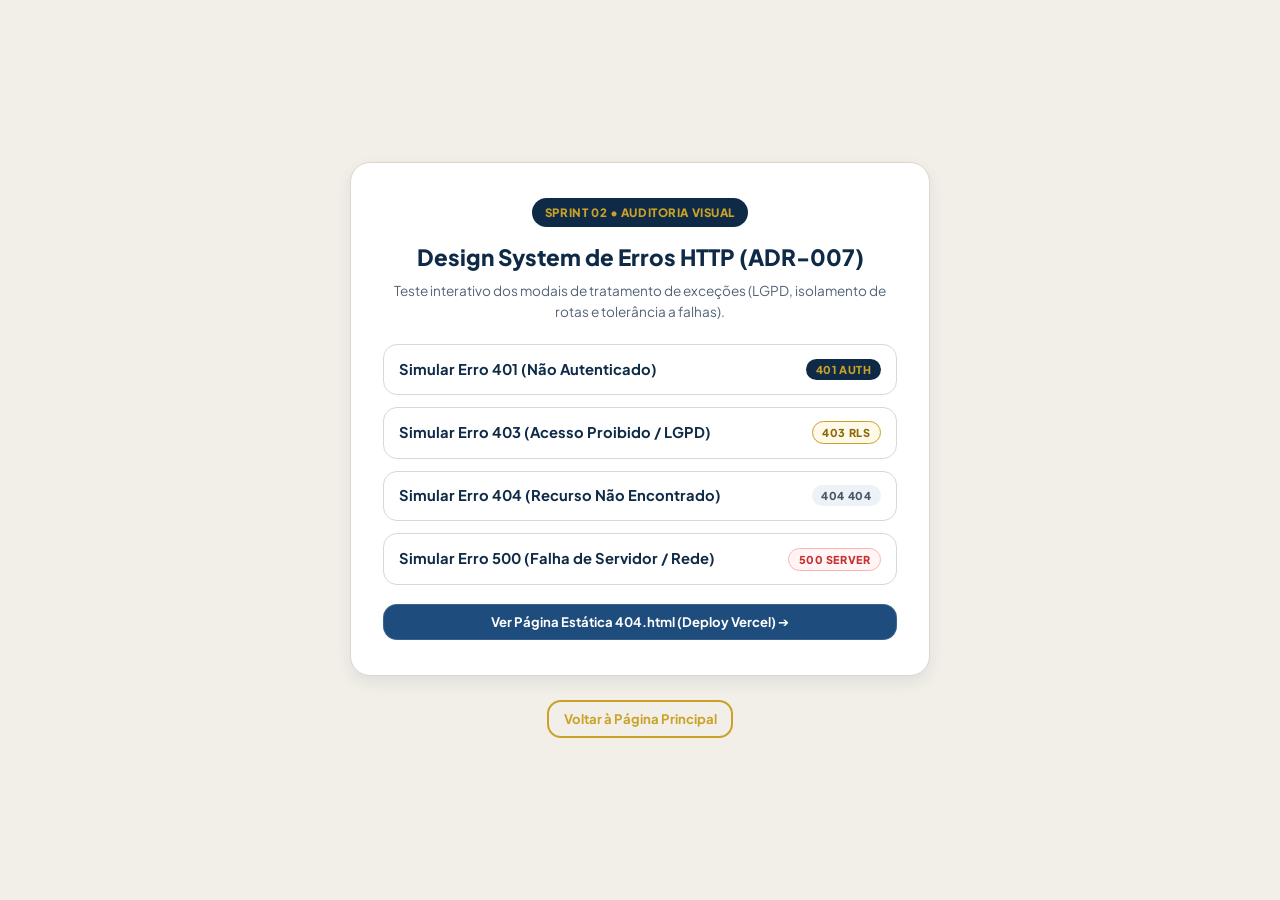
<file: test-errors.html>
<!DOCTYPE html>
<html lang="pt-BR">
<head>
  <meta charset="UTF-8">
  <meta name="viewport" content="width=device-width, initial-scale=1.0">
  <title>Auditoria de Estados de Erro HTTP • Apadrinhamento UFAPE</title>
  <link rel="preconnect" href="https://fonts.googleapis.com">
  <link rel="preconnect" href="https://fonts.gstatic.com" crossorigin>
  <link href="https://fonts.googleapis.com/css2?family=Plus+Jakarta+Sans:wght@400;500;600;700;800&display=swap" rel="stylesheet">
  <link rel="stylesheet" href="css/styles.css">
  <style>
    .test-wrapper {
      padding: 1.25rem 0.75rem;
      background: var(--swan-offwhite);
      min-height: 100vh;
      display: flex;
      flex-direction: column;
      align-items: center;
      justify-content: center;
    }
    .test-box {
      background: var(--pure-white);
      border-radius: var(--radius-lg);
      padding: 1.4rem 1rem;
      border: 1px solid var(--border-subtle);
      box-shadow: var(--shadow-md);
      text-align: center;
      margin-bottom: 1.5rem;
      width: 100%;
      max-width: 580px;
      box-sizing: border-box;
    }
    .test-action-list {
      display: flex;
      flex-direction: column;
      gap: 0.75rem;
      width: 100%;
    }
    .test-action-card {
      display: flex;
      align-items: center;
      justify-content: space-between;
      gap: 0.65rem;
      padding: 0.85rem 0.95rem;
      border: 1.5px solid var(--border-subtle);
      border-radius: var(--radius-md);
      background: var(--pure-white);
      text-align: left;
      cursor: pointer;
      transition: all var(--transition-fast);
      width: 100%;
      box-sizing: border-box;
    }
    .test-action-card:hover {
      border-color: var(--warm-gold);
      transform: translateY(-2px);
      box-shadow: var(--shadow-sm);
    }
    .test-action-title {
      font-size: 0.84rem;
      font-weight: 700;
      color: var(--royal-navy);
      line-height: 1.35;
      flex: 1;
      min-width: 0;
    }
    .test-action-card .error-status-badge {
      flex-shrink: 0;
      font-size: 0.68rem;
      padding: 0.25rem 0.6rem;
    }
    @media (min-width: 640px) {
      .test-wrapper {
        padding: 2.5rem 1rem;
      }
      .test-box {
        padding: 2.2rem 2rem;
      }
      .test-action-title {
        font-size: 0.92rem;
      }
    }
  </style>
</head>
<body class="test-wrapper">
  <div class="test-box">
    <span style="background: var(--royal-navy); color: var(--warm-gold); font-size: 0.72rem; font-weight: 800; padding: 0.35rem 0.8rem; border-radius: var(--radius-full); text-transform: uppercase; letter-spacing: 0.05em; display: inline-block;">
      Sprint 02 • Auditoria Visual
    </span>
    <h1 style="font-size: 1.4rem; color: var(--royal-navy); font-weight: 800; margin: 0.9rem 0 0.4rem 0;">
      Design System de Erros HTTP (ADR-007)
    </h1>
    <p style="font-size: 0.85rem; color: var(--text-muted); line-height: 1.5; margin-bottom: 1.4rem;">
      Teste interativo dos modais de tratamento de exceções (LGPD, isolamento de rotas e tolerância a falhas).
    </p>

    <div class="test-action-list">
      <button id="btn-test-401" class="test-action-card">
        <span class="test-action-title">Simular Erro 401 (Não Autenticado)</span>
        <span class="error-status-badge badge-navy">401 Auth</span>
      </button>

      <button id="btn-test-403" class="test-action-card">
        <span class="test-action-title">Simular Erro 403 (Acesso Proibido / LGPD)</span>
        <span class="error-status-badge badge-gold">403 RLS</span>
      </button>

      <button id="btn-test-404" class="test-action-card">
        <span class="test-action-title">Simular Erro 404 (Recurso Não Encontrado)</span>
        <span class="error-status-badge badge-slate">404 404</span>
      </button>

      <button id="btn-test-500" class="test-action-card">
        <span class="test-action-title">Simular Erro 500 (Falha de Servidor / Rede)</span>
        <span class="error-status-badge badge-coral">500 Server</span>
      </button>

      <a href="404.html" class="btn btn-secondary btn-sm" style="justify-content: center; margin-top: 0.4rem; width: 100%;">
        Ver Página Estática 404.html (Deploy Vercel) ➔
      </a>
    </div>
  </div>

  <div style="text-align: center;">
    <a href="index.html" class="btn btn-outline btn-sm">
      Voltar à Página Principal
    </a>
  </div>

  <script type="module">
    import { httpErrorHandler } from './js/error-handler.js';

    document.getElementById('btn-test-401').addEventListener('click', () => {
      httpErrorHandler.show(401);
    });

    document.getElementById('btn-test-403').addEventListener('click', () => {
      httpErrorHandler.show(403);
    });

    document.getElementById('btn-test-404').addEventListener('click', () => {
      httpErrorHandler.show(404);
    });

    document.getElementById('btn-test-500').addEventListener('click', () => {
      httpErrorHandler.show(500, {
        preserveData: true,
        onRetry: () => {
          alert('Callback de repetição (Retry) disparado com sucesso!');
          httpErrorHandler.hide();
        }
      });
    });
  </script>
</body>
</html>
</file>
<file: css/styles.css>
/* ==========================================================================
   PROGRAMA DE APADRINHAMENTO UNIVERSITÁRIO - ADM UFAPE
   Design System Mobile-First & Responsivo
   ========================================================================== */

:root {
  /* Paleta Oficial */
  --royal-navy: #0E2A47;
  --royal-navy-rgb: 14, 42, 71;
  --royal-navy-dark: #07192c;

  --sapphire-blue: #1E4C7C;
  --sapphire-blue-rgb: 30, 76, 124;
  --sapphire-blue-light: #2864a2;

  --warm-gold: #C9A227;
  --warm-gold-rgb: 201, 162, 39;
  --warm-gold-hover: #b38f1e;
  --warm-gold-light: #fef9e8;

  --swan-offwhite: #F2EFE8;
  --shellstone: #D9CBC2;
  --pure-white: #FFFFFF;

  /* Neutros e Tipografia */
  --text-main: #14202e;
  --text-muted: #536477;
  --text-light: #8899a6;
  --border-subtle: #ded6cc;

  /* Sombras e Elevações */
  --shadow-sm: 0 2px 4px rgba(14, 42, 71, 0.05);
  --shadow-md: 0 6px 16px rgba(14, 42, 71, 0.08);
  --shadow-lg: 0 14px 32px rgba(14, 42, 71, 0.12);
  --shadow-gold: 0 6px 20px rgba(201, 162, 39, 0.28);

  /* Dimensões e Raios */
  --radius-sm: 8px;
  --radius-md: 14px;
  --radius-lg: 20px;
  --radius-full: 9999px;
  --container-max: 1200px;
  --transition-fast: 0.2s cubic-bezier(0.4, 0, 0.2, 1);
  --transition-base: 0.3s cubic-bezier(0.4, 0, 0.2, 1);
}

/* Reset Global */
*, *::before, *::after {
  box-sizing: border-box;
  margin: 0;
  padding: 0;
}

html {
  scroll-behavior: smooth;
  font-family: 'Plus Jakarta Sans', system-ui, -apple-system, sans-serif;
  color: var(--text-main);
  background-color: var(--swan-offwhite);
  line-height: 1.5;
  -webkit-text-size-adjust: 100%;
}

body {
  min-height: 100vh;
  display: flex;
  flex-direction: column;
  overflow-x: hidden;
  width: 100%;
}

a {
  color: inherit;
  text-decoration: none;
}

button {
  font-family: inherit;
  cursor: pointer;
  border: none;
  background: none;
}

svg {
  display: inline-block;
  vertical-align: middle;
  flex-shrink: 0;
}

/* Utilitários de Layout Mobile-First */
.container {
  width: 100%;
  max-width: var(--container-max);
  margin: 0 auto;
  padding: 0 1rem;
}

.text-gold {
  color: var(--warm-gold);
}

.bg-swan {
  background-color: var(--swan-offwhite);
}

.bg-white {
  background-color: var(--pure-white);
}

/* ==========================================================================
   AVATARES EM MONOGRAMA (SUBSTITUIÇÃO DE FOTOS)
   ========================================================================== */
.monogram-avatar {
  display: flex;
  align-items: center;
  justify-content: center;
  background: linear-gradient(135deg, var(--royal-navy) 0%, var(--sapphire-blue) 100%);
  color: #FFFFFF;
  font-weight: 800;
  letter-spacing: -0.02em;
  border-radius: 50% !important;
  aspect-ratio: 1 / 1 !important;
  flex-shrink: 0 !important;
  border: 3px solid var(--warm-gold);
  box-shadow: 0 4px 14px rgba(14, 42, 71, 0.16);
  user-select: none;
}

.avatar-champion {
  width: 130px;
  height: 130px;
  min-width: 130px;
  min-height: 130px;
  max-width: 130px;
  max-height: 130px;
  font-size: 2.6rem;
  border-width: 4px;
}

.avatar-card {
  width: 76px;
  height: 76px;
  min-width: 76px;
  min-height: 76px;
  max-width: 76px;
  max-height: 76px;
  font-size: 1.6rem;
  border-width: 3px;
  border-color: #FFFFFF;
}

.avatar-chosen {
  width: 110px;
  height: 110px;
  min-width: 110px;
  min-height: 110px;
  max-width: 110px;
  max-height: 110px;
  font-size: 2.2rem;
  border-width: 3px;
}

.avatar-modal {
  width: 48px;
  height: 48px;
  min-width: 48px;
  min-height: 48px;
  max-width: 48px;
  max-height: 48px;
  font-size: 1.15rem;
  border-width: 2px;
}

.avatar-mini {
  width: 42px;
  height: 42px;
  min-width: 42px;
  min-height: 42px;
  max-width: 42px;
  max-height: 42px;
  font-size: 1rem;
  border-width: 2px;
}

/* ==========================================================================
   NAVBAR & HEADER
   ========================================================================== */
.site-header {
  position: sticky;
  top: 0;
  z-index: 1000;
  background-color: var(--royal-navy);
  border-bottom: 2px solid rgba(201, 162, 39, 0.3);
  box-shadow: 0 4px 16px rgba(0, 0, 0, 0.25);
}

.navbar {
  display: flex;
  align-items: center;
  justify-content: space-between;
  height: 64px;
}

.brand-container {
  display: flex;
  align-items: center;
  gap: 0.75rem;
}

.brand-logo-img {
  width: 38px;
  height: 38px;
  min-width: 38px;
  min-height: 38px;
  object-fit: contain;
  flex-shrink: 0;
  filter: drop-shadow(0 2px 4px rgba(0, 0, 0, 0.25));
}

.brand-badge {
  display: flex;
  align-items: center;
  justify-content: center;
  width: 38px;
  height: 38px;
  min-width: 38px;
  min-height: 38px;
  aspect-ratio: 1 / 1;
  border-radius: var(--radius-sm);
  background: linear-gradient(135deg, var(--warm-gold) 0%, #a4811a 100%);
  color: var(--royal-navy);
  font-weight: 800;
  font-size: 0.95rem;
  flex-shrink: 0;
}

.brand-info {
  display: flex;
  flex-direction: column;
}

.brand-title {
  font-size: 0.98rem;
  font-weight: 800;
  color: var(--pure-white);
  letter-spacing: -0.01em;
  display: flex;
  align-items: center;
  gap: 0.3rem;
}

.brand-tag {
  color: var(--warm-gold);
  font-size: 0.68rem;
  text-transform: uppercase;
  letter-spacing: 0.06em;
  font-weight: 700;
}

.nav-links {
  display: none;
}

.nav-actions {
  display: flex;
  align-items: center;
}

/* ==========================================================================
   LEMBRETE IMPORTANTE NO INÍCIO DO SITE
   ========================================================================== */
.calouro-reminder-bar {
  background: linear-gradient(90deg, #C9A227 0%, #d8b02f 100%);
  color: #0E2A47;
  padding: 0.85rem 0;
  border-bottom: 2px solid rgba(14, 42, 71, 0.15);
  box-shadow: 0 2px 8px rgba(0, 0, 0, 0.08);
}

.reminder-container {
  display: flex;
  align-items: center;
  justify-content: space-between;
  gap: 0.85rem;
  flex-direction: column;
}

@media (min-width: 768px) {
  .reminder-container {
    flex-direction: row;
  }
}

.reminder-content-group {
  display: flex;
  align-items: center;
  gap: 0.75rem;
  width: 100%;
}

.reminder-icon-badge {
  display: flex;
  align-items: center;
  justify-content: center;
  width: 34px;
  height: 34px;
  min-width: 34px;
  min-height: 34px;
  aspect-ratio: 1 / 1;
  border-radius: 50% !important;
  background: rgba(14, 42, 71, 0.12);
  color: #0E2A47;
  flex-shrink: 0 !important;
}

.reminder-text {
  font-size: 0.86rem;
  line-height: 1.45;
  color: #0E2A47;
}

.reminder-text strong {
  font-weight: 800;
}

.reminder-action-btn {
  display: inline-flex;
  align-items: center;
  justify-content: center;
  padding: 0.5rem 1.1rem;
  background-color: #0E2A47;
  color: #FFFFFF;
  border-radius: var(--radius-full);
  font-weight: 700;
  font-size: 0.82rem;
  white-space: nowrap;
  transition: var(--transition-fast);
  box-shadow: 0 2px 6px rgba(14, 42, 71, 0.25);
  width: 100%;
}

@media (min-width: 768px) {
  .reminder-action-btn {
    width: auto;
  }
}

.reminder-action-btn:hover {
  background-color: #1E4C7C;
  transform: translateY(-1px);
}

/* ==========================================================================
   BUTTONS (PADRONIZAÇÃO RIGOROSA DE CTAS)
   ========================================================================== */
.btn {
  display: inline-flex;
  align-items: center;
  justify-content: center;
  gap: 0.55rem;
  padding: 0.75rem 1.4rem;
  border-radius: var(--radius-md);
  font-weight: 700;
  font-size: 0.92rem;
  transition: var(--transition-base);
  text-align: center;
  cursor: pointer;
  white-space: nowrap;
  box-sizing: border-box;
}

.btn-primary {
  background-color: var(--warm-gold);
  color: var(--royal-navy);
  box-shadow: 0 4px 12px rgba(201, 162, 39, 0.3);
}

.btn-primary:hover {
  background-color: var(--warm-gold-hover);
  transform: translateY(-2px);
  box-shadow: 0 6px 18px rgba(201, 162, 39, 0.4);
}

.btn-secondary {
  background-color: var(--sapphire-blue);
  color: var(--pure-white);
  border: 1px solid rgba(255, 255, 255, 0.12);
}

.btn-secondary:hover {
  background-color: var(--sapphire-blue-light);
  transform: translateY(-2px);
}

.btn-outline {
  border: 2px solid var(--warm-gold);
  color: var(--warm-gold);
  background: transparent;
}

.btn-outline:hover {
  background-color: var(--warm-gold);
  color: var(--royal-navy);
}

.btn-ghost-white {
  border: 1px solid rgba(255, 255, 255, 0.25);
  color: var(--pure-white);
  background: rgba(255, 255, 255, 0.08);
}

.btn-ghost-white:hover {
  background: rgba(255, 255, 255, 0.18);
  border-color: var(--pure-white);
}

.btn-sm {
  padding: 0.45rem 0.9rem;
  font-size: 0.82rem;
}

.btn-lg {
  padding: 0.85rem 1.6rem;
  font-size: 0.98rem;
}

.btn-block-mobile {
  width: 100%;
}

/* ==========================================================================
   HERO SECTION (MOBILE FIRST)
   ========================================================================== */
.hero-section {
  position: relative;
  background: linear-gradient(145deg, var(--royal-navy) 0%, #113357 60%, #184472 100%);
  color: var(--pure-white);
  padding: 3rem 0 3.5rem 0;
  overflow: hidden;
}

.hero-grid {
  display: flex;
  flex-direction: column;
  gap: 2.2rem;
}

.hero-pill {
  display: inline-flex;
  align-items: center;
  gap: 0.45rem;
  padding: 0.35rem 0.85rem;
  border-radius: var(--radius-full);
  background-color: rgba(201, 162, 39, 0.12);
  border: 1px solid rgba(201, 162, 39, 0.35);
  color: var(--warm-gold);
  font-size: 0.78rem;
  font-weight: 700;
  margin-bottom: 1.2rem;
  letter-spacing: 0.03em;
}

.hero-title {
  font-size: 2rem;
  line-height: 1.2;
  font-weight: 800;
  margin-bottom: 1rem;
  letter-spacing: -0.02em;
}

.hero-subtitle {
  font-size: 1rem;
  color: var(--swan-offwhite);
  line-height: 1.55;
  margin-bottom: 1.8rem;
}

.hero-ctas {
  display: flex;
  flex-direction: column;
  gap: 0.85rem;
  margin-bottom: 2rem;
}

.hero-stats {
  display: flex;
  align-items: center;
  justify-content: space-around;
  padding-top: 1.5rem;
  border-top: 1px solid rgba(255, 255, 255, 0.12);
}

.stat-item {
  display: flex;
  flex-direction: column;
  align-items: center;
  text-align: center;
}

.stat-value {
  font-size: 1.6rem;
  font-weight: 800;
  color: var(--warm-gold);
  line-height: 1.1;
}

.stat-label {
  font-size: 0.75rem;
  color: var(--shellstone);
  margin-top: 0.2rem;
}

/* Banner de Padrinho Escolhido no Hero */
.hero-selected-banner {
  display: none;
  background: rgba(201, 162, 39, 0.15);
  border: 1px solid var(--warm-gold);
  border-radius: var(--radius-md);
  padding: 0.9rem 1.2rem;
  margin-bottom: 1.6rem;
  align-items: center;
  justify-content: space-between;
  gap: 0.8rem;
  flex-wrap: wrap;
}

.hero-selected-info {
  display: flex;
  align-items: center;
  gap: 0.75rem;
}

.hero-selected-text {
  font-size: 0.88rem;
  color: var(--pure-white);
  font-weight: 600;
}

.hero-selected-text strong {
  color: var(--warm-gold);
}

/* Card Visual dos Passos */
.hero-visual-card {
  background: rgba(255, 255, 255, 0.05);
  border: 1px solid rgba(255, 255, 255, 0.14);
  border-radius: var(--radius-lg);
  padding: 1.5rem 1.2rem;
  box-shadow: 0 14px 30px rgba(0, 0, 0, 0.2);
}

.visual-badge {
  display: inline-block;
  background: var(--warm-gold);
  color: var(--royal-navy);
  font-weight: 800;
  font-size: 0.72rem;
  padding: 0.25rem 0.65rem;
  border-radius: var(--radius-full);
  text-transform: uppercase;
  letter-spacing: 0.05em;
  margin-bottom: 1rem;
}

.step-card-mini {
  display: flex;
  align-items: flex-start;
  gap: 0.85rem;
  padding: 0.85rem;
  background: rgba(255, 255, 255, 0.06);
  border-radius: var(--radius-md);
  margin-bottom: 0.75rem;
  border: 1px solid rgba(255, 255, 255, 0.08);
}

.step-card-mini:last-child {
  margin-bottom: 0;
}

/* ELEMENTO REDONDO RIGOROSO */
.step-num {
  display: flex;
  align-items: center;
  justify-content: center;
  width: 28px;
  height: 28px;
  min-width: 28px;
  min-height: 28px;
  max-width: 28px;
  max-height: 28px;
  aspect-ratio: 1 / 1;
  border-radius: 50% !important;
  background: var(--sapphire-blue);
  color: var(--pure-white);
  font-weight: 800;
  font-size: 0.85rem;
  flex-shrink: 0 !important;
}

.step-info h4 {
  font-size: 0.9rem;
  font-weight: 700;
  color: var(--pure-white);
  margin-bottom: 0.15rem;
}

.step-info p {
  font-size: 0.78rem;
  color: var(--shellstone);
  line-height: 1.35;
}

/* ==========================================================================
   SEÇÕES GERAIS E CABEÇALHOS
   ========================================================================== */
.section {
  padding: 3.5rem 0;
}

.section-header {
  text-align: center;
  max-width: 680px;
  margin: 0 auto 2.2rem auto;
}

.section-tag {
  display: inline-block;
  font-size: 0.76rem;
  font-weight: 800;
  color: var(--sapphire-blue);
  text-transform: uppercase;
  letter-spacing: 0.07em;
  margin-bottom: 0.5rem;
  padding: 0.25rem 0.65rem;
  background-color: rgba(30, 76, 124, 0.1);
  border-radius: var(--radius-full);
}

.section-title {
  font-size: 1.65rem;
  font-weight: 800;
  color: var(--royal-navy);
  letter-spacing: -0.02em;
  margin-bottom: 0.65rem;
  line-height: 1.25;
}

.section-desc {
  font-size: 0.95rem;
  color: var(--text-muted);
  line-height: 1.5;
}

/* ==========================================================================
   QUIZ COMPONENT (MOBILE FIRST)
   ========================================================================== */
.quiz-wrapper {
  background-color: var(--pure-white);
  border-radius: var(--radius-lg);
  box-shadow: var(--shadow-md);
  border: 1px solid var(--border-subtle);
  overflow: hidden;
  width: 100%;
  max-width: 820px;
  margin: 0 auto;
}

.quiz-progress-bar {
  background-color: var(--swan-offwhite);
  height: 6px;
  width: 100%;
}

.quiz-progress-fill {
  background: linear-gradient(90deg, var(--sapphire-blue), var(--warm-gold));
  height: 100%;
  width: 8.33%;
  transition: width 0.35s ease;
}

.quiz-header-bar {
  display: flex;
  align-items: center;
  justify-content: space-between;
  padding: 1rem 1.2rem;
  background-color: #fbf9f6;
  border-bottom: 1px solid var(--border-subtle);
}

.quiz-category-tag {
  display: inline-flex;
  align-items: center;
  gap: 0.35rem;
  font-size: 0.76rem;
  font-weight: 700;
  color: var(--sapphire-blue);
  background-color: rgba(30, 76, 124, 0.1);
  padding: 0.25rem 0.65rem;
  border-radius: var(--radius-full);
}

.quiz-step-counter {
  font-size: 0.82rem;
  font-weight: 700;
  color: var(--text-muted);
}

.quiz-body {
  padding: 1.6rem 1.2rem;
}

.quiz-question-title {
  font-size: 1.25rem;
  font-weight: 800;
  color: var(--royal-navy);
  line-height: 1.35;
  margin-bottom: 1.4rem;
}

.quiz-options-grid {
  display: flex;
  flex-direction: column;
  gap: 0.75rem;
  margin-bottom: 1.6rem;
}

.option-card {
  display: flex;
  align-items: center;
  gap: 0.85rem;
  padding: 0.95rem 1rem;
  background-color: var(--swan-offwhite);
  border: 2px solid transparent;
  border-radius: var(--radius-md);
  cursor: pointer;
  transition: var(--transition-fast);
  text-align: left;
}

.option-card:hover {
  border-color: var(--sapphire-blue);
  background-color: #f7f4ee;
}

.option-card.selected {
  border-color: var(--warm-gold);
  background-color: var(--warm-gold-light);
  box-shadow: 0 3px 10px rgba(201, 162, 39, 0.2);
}

/* ELEMENTO REDONDO RIGOROSO (NUNCA OVAL) */
.option-letter {
  display: flex;
  align-items: center;
  justify-content: center;
  width: 34px;
  height: 34px;
  min-width: 34px;
  min-height: 34px;
  max-width: 34px;
  max-height: 34px;
  aspect-ratio: 1 / 1;
  border-radius: 50% !important;
  background-color: var(--pure-white);
  color: var(--royal-navy);
  font-weight: 800;
  font-size: 0.92rem;
  border: 1px solid var(--border-subtle);
  flex-shrink: 0 !important;
}

.option-card.selected .option-letter {
  background-color: var(--warm-gold);
  color: var(--royal-navy);
  border-color: var(--warm-gold);
}

.option-content {
  flex-grow: 1;
}

.option-text {
  font-size: 0.95rem;
  font-weight: 600;
  color: var(--text-main);
  line-height: 1.35;
}

.option-tag-hint {
  display: inline-block;
  font-size: 0.68rem;
  color: var(--sapphire-blue);
  font-weight: 700;
  margin-top: 0.2rem;
  text-transform: uppercase;
}

.quiz-footer {
  display: flex;
  align-items: center;
  justify-content: space-between;
  gap: 0.75rem;
  padding-top: 1.2rem;
  border-top: 1px solid var(--border-subtle);
}

.quiz-demo-helper {
  margin-top: 1.2rem;
  padding: 0.85rem 1rem;
  background-color: rgba(30, 76, 124, 0.06);
  border-radius: var(--radius-md);
  font-size: 0.8rem;
  color: var(--sapphire-blue);
  display: flex;
  flex-direction: column;
  gap: 0.6rem;
}

/* ==========================================================================
   RESULTADO DO MATCH (CORREÇÃO DE VAZAMENTO NO MOBILE)
   ========================================================================== */
.match-result-container {
  display: none;
  animation: fadeIn 0.4s ease-out;
  width: 100%;
}

@keyframes fadeIn {
  from { opacity: 0; transform: translateY(12px); }
  to { opacity: 1; transform: translateY(0); }
}

.match-champion-card {
  background: var(--pure-white);
  border-radius: var(--radius-lg);
  border: 2px solid var(--warm-gold);
  box-shadow: 0 10px 30px rgba(201, 162, 39, 0.16), var(--shadow-md);
  padding: 1.5rem 1rem;
  margin-bottom: 2.5rem;
  width: 100%;
  max-width: 100%;
  box-sizing: border-box;
  overflow: hidden;
}

.champion-crown-badge {
  background: linear-gradient(135deg, var(--warm-gold) 0%, #a4811a 100%);
  color: var(--royal-navy);
  padding: 0.45rem 1rem;
  border-radius: var(--radius-full);
  font-weight: 800;
  font-size: 0.75rem;
  text-transform: uppercase;
  letter-spacing: 0.05em;
  display: inline-flex;
  align-items: center;
  justify-content: center;
  gap: 0.4rem;
  margin-bottom: 1.2rem;
  box-shadow: 0 3px 8px rgba(0, 0, 0, 0.1);
}

.champion-grid {
  display: flex;
  flex-direction: column;
  align-items: center;
  text-align: center;
  gap: 1.4rem;
  width: 100%;
}

.champion-photo-col {
  display: flex;
  flex-direction: column;
  align-items: center;
}

.champion-hogwarts-badge {
  display: inline-flex;
  align-items: center;
  gap: 0.4rem;
  background-color: var(--royal-navy);
  color: var(--pure-white);
  padding: 0.35rem 0.95rem;
  border-radius: var(--radius-full);
  font-weight: 700;
  font-size: 0.8rem;
  border: 1px solid var(--warm-gold);
  margin-top: 0.85rem;
}

.champion-details-col {
  width: 100%;
  display: flex;
  flex-direction: column;
  align-items: center;
}

.match-score-badge {
  display: inline-flex;
  align-items: baseline;
  gap: 0.35rem;
  background-color: rgba(201, 162, 39, 0.12);
  color: #9c7a10;
  border: 1px solid var(--warm-gold);
  padding: 0.35rem 0.9rem;
  border-radius: var(--radius-full);
  font-weight: 800;
  font-size: 0.95rem;
  margin-bottom: 0.7rem;
}

.match-score-badge span {
  font-size: 1.35rem;
  color: var(--royal-navy);
}

.champion-name {
  font-size: 1.65rem;
  font-weight: 800;
  color: var(--royal-navy);
  margin-bottom: 0.2rem;
  line-height: 1.25;
}

.champion-focus {
  font-size: 0.95rem;
  color: var(--sapphire-blue);
  font-weight: 700;
  margin-bottom: 1rem;
}

.champion-quote {
  font-style: italic;
  color: var(--text-muted);
  font-size: 0.92rem;
  line-height: 1.45;
  background: var(--swan-offwhite);
  padding: 0.85rem 1rem;
  border-left: 4px solid var(--warm-gold);
  border-radius: 0 var(--radius-md) var(--radius-md) 0;
  margin-bottom: 1.3rem;
  text-align: left;
  width: 100%;
  box-sizing: border-box;
}

.affinity-reasons-list {
  list-style: none;
  display: flex;
  flex-direction: column;
  gap: 0.55rem;
  margin-bottom: 1.5rem;
  width: 100%;
  text-align: left;
}

.affinity-reason-item {
  display: flex;
  align-items: flex-start;
  gap: 0.55rem;
  font-size: 0.88rem;
  font-weight: 600;
  color: var(--text-main);
  line-height: 1.35;
}

.affinity-check-icon {
  color: #10b981;
  font-weight: 800;
  flex-shrink: 0;
  margin-top: 1px;
}

.champion-actions {
  display: flex;
  flex-direction: column;
  gap: 0.75rem;
  width: 100%;
}

/* ==========================================================================
   MURAL DE TODOS OS 9 PADRINHOS
   ========================================================================== */
.padrinhos-directory-section {
  background-color: var(--swan-offwhite);
  padding: 3.5rem 0;
}

.filters-bar {
  display: flex;
  flex-direction: column;
  gap: 0.85rem;
  margin-bottom: 2rem;
  background: var(--pure-white);
  padding: 1rem;
  border-radius: var(--radius-md);
  box-shadow: var(--shadow-sm);
  border: 1px solid var(--border-subtle);
}

.filter-group {
  display: flex;
  align-items: center;
  gap: 0.45rem;
  overflow-x: auto;
  -webkit-overflow-scrolling: touch;
  scrollbar-width: none;
  padding-bottom: 0.25rem;
}

.filter-group::-webkit-scrollbar {
  display: none;
}

.filter-btn {
  padding: 0.4rem 0.85rem;
  border-radius: var(--radius-full);
  font-size: 0.78rem;
  font-weight: 700;
  background-color: var(--swan-offwhite);
  color: var(--text-muted);
  border: 1px solid transparent;
  transition: var(--transition-fast);
  white-space: nowrap;
  flex-shrink: 0;
}

.filter-btn:hover {
  background-color: #e5ded4;
  color: var(--royal-navy);
}

.filter-btn.active {
  background-color: var(--royal-navy);
  color: var(--pure-white);
  border-color: var(--warm-gold);
}

.padrinhos-grid {
  display: flex;
  flex-direction: column;
  gap: 1.5rem;
}

.padrinho-card {
  background-color: var(--pure-white);
  border-radius: var(--radius-lg);
  border: 1px solid var(--border-subtle);
  overflow: hidden;
  box-shadow: var(--shadow-sm);
  transition: var(--transition-base);
  display: flex;
  flex-direction: column;
  width: 100%;
}

.padrinho-card-header {
  position: relative;
  height: 100px;
  background: linear-gradient(135deg, var(--royal-navy), var(--sapphire-blue));
}

.card-match-badge {
  position: absolute;
  top: 10px;
  right: 10px;
  background: var(--warm-gold);
  color: var(--royal-navy);
  font-weight: 800;
  font-size: 0.75rem;
  padding: 0.25rem 0.65rem;
  border-radius: var(--radius-full);
}

.card-quota-badge {
  position: absolute;
  top: 10px;
  left: 10px;
  background: rgba(255, 255, 255, 0.95);
  color: var(--royal-navy);
  font-size: 0.72rem;
  font-weight: 700;
  padding: 0.22rem 0.65rem;
  border-radius: var(--radius-full);
  display: inline-flex;
  align-items: center;
  gap: 0.35rem;
  box-shadow: 0 1px 4px rgba(0, 0, 0, 0.18);
  backdrop-filter: blur(4px);
  z-index: 2;
}

.card-quota-badge .quota-dot {
  width: 7px;
  height: 7px;
  border-radius: 50%;
  background-color: #10b981;
  display: inline-block;
}

.card-quota-badge.quota-exhausted {
  background: rgba(220, 38, 38, 0.95);
  color: #ffffff;
}

.card-quota-badge.quota-exhausted .quota-dot {
  background-color: #ffffff;
}

.padrinho-card-avatar {
  position: absolute;
  bottom: -38px;
  left: 1.2rem;
}

.card-hogwarts-chip {
  position: absolute;
  bottom: 10px;
  right: 10px;
  background: rgba(0, 0, 0, 0.5);
  color: #fff;
  padding: 0.2rem 0.6rem;
  border-radius: var(--radius-full);
  font-size: 0.72rem;
  font-weight: 700;
}

.padrinho-card-body {
  padding: 2.8rem 1.2rem 1.2rem 1.2rem;
  flex-grow: 1;
  display: flex;
  flex-direction: column;
}

.card-mentor-name {
  font-size: 1.25rem;
  font-weight: 800;
  color: var(--royal-navy);
  margin-bottom: 0.2rem;
}

.card-mentor-role {
  font-size: 0.82rem;
  color: var(--sapphire-blue);
  font-weight: 700;
  margin-bottom: 0.65rem;
}

.card-mentor-bio {
  font-size: 0.88rem;
  color: var(--text-muted);
  line-height: 1.45;
  margin-bottom: 1rem;
  flex-grow: 1;
}

.card-tags {
  display: flex;
  flex-wrap: wrap;
  gap: 0.35rem;
  margin-bottom: 1.2rem;
}

.tag-pill {
  font-size: 0.72rem;
  font-weight: 600;
  padding: 0.2rem 0.55rem;
  border-radius: var(--radius-full);
  background-color: var(--swan-offwhite);
  color: var(--royal-navy);
  border: 1px solid var(--border-subtle);
}

.padrinho-card-footer {
  display: flex;
  align-items: center;
  gap: 0.6rem;
  padding: 0.95rem 1.2rem;
  background-color: #faf8f5;
  border-top: 1px solid var(--border-subtle);
}

/* ==========================================================================
   MODAL DE PERFIL (CORREÇÃO DE ABAS ESPREMIDAS)
   ========================================================================== */
.modal-overlay {
  display: none;
  position: fixed;
  top: 0;
  left: 0;
  width: 100vw;
  height: 100vh;
  background-color: rgba(14, 42, 71, 0.8);
  backdrop-filter: blur(4px);
  z-index: 2000;
  align-items: center;
  justify-content: center;
  padding: 0.85rem;
  overflow-y: auto;
}

.modal-overlay.active {
  display: flex;
}

.modal-dialog {
  background-color: var(--pure-white);
  border-radius: var(--radius-lg);
  max-width: 760px;
  width: 100%;
  max-height: 92vh;
  display: flex;
  flex-direction: column;
  overflow: hidden;
  box-shadow: var(--shadow-lg);
  border: 1px solid var(--border-subtle);
  animation: modalScale 0.25s cubic-bezier(0.16, 1, 0.3, 1);
}

@keyframes modalScale {
  from { opacity: 0; transform: scale(0.95); }
  to { opacity: 1; transform: scale(1); }
}

.modal-header {
  padding: 1.1rem 1.2rem;
  background: linear-gradient(135deg, var(--royal-navy) 0%, var(--sapphire-blue) 100%);
  color: var(--pure-white);
  display: flex;
  align-items: center;
  justify-content: space-between;
  border-bottom: 2px solid var(--warm-gold);
}

.modal-close-btn {
  background: rgba(255, 255, 255, 0.15);
  color: #fff;
  width: 34px;
  height: 34px;
  min-width: 34px;
  min-height: 34px;
  aspect-ratio: 1 / 1;
  border-radius: 50% !important;
  display: flex;
  align-items: center;
  justify-content: center;
  font-size: 1.1rem;
  flex-shrink: 0 !important;
}

/* SELETORES DE ABAS AMPLOS E ROLÁVEIS NO MOBILE (NUNCA ESPREMIDOS) */
.modal-tabs-nav {
  display: flex;
  align-items: center;
  gap: 0.5rem;
  background-color: var(--swan-offwhite);
  border-bottom: 1px solid var(--border-subtle);
  padding: 0.75rem 1rem;
  overflow-x: auto;
  -webkit-overflow-scrolling: touch;
  scrollbar-width: none;
}

.modal-tabs-nav::-webkit-scrollbar {
  display: none;
}

.modal-tab-btn {
  padding: 0.55rem 0.95rem;
  font-weight: 700;
  font-size: 0.82rem;
  color: var(--text-muted);
  border-radius: var(--radius-full);
  background-color: var(--pure-white);
  border: 1px solid var(--border-subtle);
  white-space: nowrap;
  flex-shrink: 0;
  display: inline-flex;
  align-items: center;
  gap: 0.4rem;
  transition: var(--transition-fast);
}

.modal-tab-btn.active {
  background-color: var(--royal-navy);
  color: var(--pure-white);
  border-color: var(--warm-gold);
  box-shadow: 0 2px 6px rgba(14, 42, 71, 0.15);
}

.modal-body {
  padding: 1.2rem;
  overflow-y: auto;
}

.profile-qa-card {
  background-color: var(--swan-offwhite);
  border-radius: var(--radius-md);
  padding: 1rem 1.1rem;
  margin-bottom: 0.85rem;
  border-left: 4px solid var(--sapphire-blue);
}

.profile-qa-title {
  font-size: 0.88rem;
  font-weight: 800;
  color: var(--royal-navy);
  margin-bottom: 0.35rem;
  display: flex;
  align-items: center;
  gap: 0.45rem;
}

.profile-qa-answer {
  font-size: 0.88rem;
  color: var(--text-main);
  line-height: 1.45;
}

.modal-footer {
  padding: 0.95rem 1.2rem;
  background-color: #faf8f5;
  border-top: 1px solid var(--border-subtle);
  display: flex;
  align-items: center;
  justify-content: flex-end;
  gap: 0.75rem;
}

/* ==========================================================================
   FORMULÁRIO DE APRESENTAÇÃO (CORREÇÃO DO CARD STICKY QUE COBRIA TUDO)
   ========================================================================== */
.selection-section {
  background-color: var(--pure-white);
  padding: 3.5rem 0;
  border-top: 1px solid var(--border-subtle);
}

.selection-grid {
  display: flex;
  flex-direction: column;
  gap: 2rem;
}

/* IMPORTANTE: NUNCA DEVE SER STICKY NO MOBILE POIS COBRIA OS CAMPOS */
.chosen-mentor-summary-card {
  position: static !important;
  background: var(--swan-offwhite);
  border: 2px solid var(--warm-gold);
  border-radius: var(--radius-lg);
  padding: 1.6rem 1.2rem;
  text-align: center;
  box-shadow: var(--shadow-sm);
  width: 100%;
  box-sizing: border-box;
}

.chosen-avatar-box {
  margin: 0.75rem auto 1rem auto;
  display: flex;
  justify-content: center;
}

.form-card {
  background-color: var(--pure-white);
  border: 1px solid var(--border-subtle);
  border-radius: var(--radius-lg);
  padding: 1.6rem 1.2rem;
  box-shadow: var(--shadow-md);
  width: 100%;
  box-sizing: border-box;
}

.form-group {
  margin-bottom: 1.3rem;
}

.form-row {
  display: flex;
  flex-direction: column;
  gap: 1.3rem;
}

.form-label {
  display: block;
  font-weight: 700;
  font-size: 0.88rem;
  color: var(--royal-navy);
  margin-bottom: 0.4rem;
}

.form-label span.req {
  color: #ef4444;
}

.form-input, .form-textarea, .form-select {
  width: 100%;
  padding: 0.75rem 0.95rem;
  border-radius: var(--radius-md);
  border: 1px solid var(--border-subtle);
  background-color: var(--swan-offwhite);
  color: var(--text-main);
  font-family: inherit;
  font-size: 0.92rem;
  transition: var(--transition-fast);
  box-sizing: border-box;
}

.form-input:focus, .form-textarea:focus, .form-select:focus {
  outline: none;
  border-color: var(--warm-gold);
  background-color: var(--pure-white);
  box-shadow: 0 0 0 3px rgba(201, 162, 39, 0.15);
}

.form-textarea {
  min-height: 95px;
  resize: vertical;
}

/* Estilos das 5 Seções Oficiais do Formulário */
.form-section-card {
  background: #fafbfc;
  border: 1px solid var(--border-subtle);
  border-radius: var(--radius-md);
  padding: 1.4rem 1.1rem;
  margin-bottom: 1.5rem;
  transition: border-color var(--transition-fast);
}

.form-section-card:focus-within {
  border-color: var(--sapphire-blue-light);
}

.form-section-header {
  display: flex;
  align-items: center;
  gap: 0.85rem;
  margin-bottom: 1.25rem;
  padding-bottom: 0.85rem;
  border-bottom: 1px solid #edf2f7;
}

.form-section-badge {
  width: 32px;
  height: 32px;
  min-width: 32px;
  min-height: 32px;
  aspect-ratio: 1 / 1;
  border-radius: 50%;
  background: var(--royal-navy);
  color: var(--warm-gold);
  font-weight: 800;
  font-size: 0.88rem;
  display: flex;
  align-items: center;
  justify-content: center;
  flex-shrink: 0;
  border: 1.5px solid var(--warm-gold);
}

.form-section-title {
  font-size: 1.05rem;
  font-weight: 800;
  color: var(--royal-navy);
  margin: 0;
  line-height: 1.2;
}

.form-section-sub {
  font-size: 0.78rem;
  color: var(--text-muted);
  margin: 0.2rem 0 0 0;
  line-height: 1.35;
}

.hint-text {
  font-weight: 400;
  font-size: 0.78rem;
  color: var(--text-muted);
}

.form-radio-group {
  display: flex;
  flex-direction: column;
  gap: 0.65rem;
  margin-top: 0.35rem;
}

.form-radio-card {
  display: flex;
  align-items: center;
  gap: 0.75rem;
  padding: 0.75rem 0.95rem;
  background: var(--pure-white);
  border: 1.5px solid var(--border-subtle);
  border-radius: var(--radius-md);
  cursor: pointer;
  transition: all var(--transition-fast);
  font-size: 0.86rem;
  color: var(--text-main);
  line-height: 1.35;
}

.form-radio-card:hover {
  border-color: var(--warm-gold);
  background-color: var(--warm-gold-light);
}

.form-radio-card input[type="radio"] {
  accent-color: var(--royal-navy);
  width: 17px;
  height: 17px;
  flex-shrink: 0;
  cursor: pointer;
}

.form-radio-card:has(input[type="radio"]:checked) {
  border-color: var(--royal-navy);
  background-color: rgba(14, 42, 71, 0.04);
  font-weight: 600;
}

.form-submit-container {
  margin-top: 2rem;
  text-align: center;
}

.btn.loading {
  pointer-events: none;
  opacity: 0.75;
}

.btn.loading svg {
  animation: spin 0.8s linear infinite;
}

@keyframes spin {
  from { transform: rotate(0deg); }
  to { transform: rotate(360deg); }
}

.nome-validation-feedback {
  margin-top: 0.5rem;
  padding: 0.65rem 0.9rem;
  border-radius: var(--radius-sm);
  font-size: 0.82rem;
  line-height: 1.4;
  display: flex;
  align-items: center;
  gap: 0.5rem;
  font-weight: 600;
}

.nome-validation-feedback.success {
  background-color: #E6F4EA;
  color: #137333;
  border: 1px solid #CEEAD6;
}

.nome-validation-feedback.warning {
  background-color: #FEF7E0;
  color: #B06000;
  border: 1px solid #FEEFC3;
}

.nome-validation-feedback.error {
  background-color: #FCE8E6;
  color: #C5221F;
  border: 1px solid #FAD2CF;
}

/* ==========================================================================
   CARTÃO DE CONEXÃO & COMPARTILHAMENTO
   ========================================================================== */
.card-connection-success {
  display: none;
  background: var(--pure-white);
  border: 2px solid var(--warm-gold);
  border-radius: var(--radius-lg);
  padding: 2rem 1.2rem;
  box-shadow: var(--shadow-lg), var(--shadow-gold);
  text-align: center;
  max-width: 640px;
  margin: 0 auto;
}

.success-badge-icon {
  width: 64px;
  height: 64px;
  min-width: 64px;
  min-height: 64px;
  aspect-ratio: 1 / 1;
  border-radius: 50% !important;
  background: linear-gradient(135deg, var(--warm-gold), #b38b16);
  color: var(--royal-navy);
  display: flex;
  align-items: center;
  justify-content: center;
  margin: 0 auto 1.2rem auto;
  box-shadow: 0 6px 16px rgba(201, 162, 39, 0.3);
}

/* ==========================================================================
   FOOTER COM CRÉDITOS DO KAUÃ
   ========================================================================== */
.site-footer {
  margin-top: auto;
  background-color: var(--royal-navy);
  color: var(--swan-offwhite);
  padding: 3rem 0 2rem 0;
  border-top: 3px solid var(--warm-gold);
}

.footer-grid {
  display: flex;
  flex-direction: column;
  gap: 2rem;
  margin-bottom: 2.5rem;
}

.footer-brand h3 {
  font-size: 1.25rem;
  font-weight: 800;
  color: var(--pure-white);
  margin-bottom: 0.6rem;
}

.footer-brand p {
  color: var(--shellstone);
  font-size: 0.88rem;
  line-height: 1.5;
}

.footer-col h4 {
  font-size: 0.95rem;
  font-weight: 700;
  color: var(--warm-gold);
  margin-bottom: 0.85rem;
}

.footer-links {
  list-style: none;
  display: flex;
  flex-direction: column;
  gap: 0.55rem;
}

.footer-links a {
  color: var(--swan-offwhite);
  font-size: 0.88rem;
  transition: var(--transition-fast);
}

.footer-links a:hover {
  color: var(--warm-gold);
  padding-left: 3px;
}

.footer-bottom {
  padding-top: 1.5rem;
  border-top: 1px solid rgba(255, 255, 255, 0.1);
  text-align: center;
  font-size: 0.82rem;
  color: var(--shellstone);
  display: flex;
  flex-direction: column;
  gap: 0.4rem;
}

.developer-credit-link {
  color: var(--warm-gold);
  font-weight: 700;
  text-decoration: underline;
  transition: var(--transition-fast);
}

.developer-credit-link:hover {
  color: #FFFFFF;
}

/* ==========================================================================
   MEDIA QUERIES (DESKTOP PROGRESSIVO)
   ========================================================================== */
@media (min-width: 768px) {
  .container {
    padding: 0 1.5rem;
  }

  .navbar {
    height: 72px;
  }

  .nav-links {
    display: flex;
    align-items: center;
    gap: 1.5rem;
    list-style: none;
  }

  .nav-link {
    color: var(--swan-offwhite);
    font-size: 0.9rem;
    font-weight: 600;
    transition: var(--transition-fast);
    position: relative;
    padding: 0.4rem 0;
  }

  .nav-link:hover, .nav-link.active {
    color: var(--warm-gold);
  }

  .hero-section {
    padding: 4.5rem 0 5rem 0;
  }

  .hero-grid {
    display: grid;
    grid-template-columns: 1.15fr 0.85fr;
    align-items: center;
    gap: 3rem;
  }

  .hero-title {
    font-size: 2.8rem;
  }

  .hero-ctas {
    flex-direction: row;
    gap: 1rem;
  }

  .quiz-body {
    padding: 2.2rem 2rem;
  }

  .quiz-options-grid {
    gap: 0.85rem;
  }

  .champion-grid {
    display: grid;
    grid-template-columns: 240px 1fr;
    text-align: left;
    gap: 2.2rem;
  }

  .champion-details-col {
    align-items: flex-start;
  }

  .champion-actions {
    flex-direction: row;
    gap: 0.85rem;
  }

  .padrinhos-grid {
    display: grid;
    grid-template-columns: repeat(auto-fill, minmax(340px, 1fr));
    gap: 1.8rem;
  }

  .filters-bar {
    flex-direction: row;
    align-items: center;
    justify-content: space-between;
    padding: 1rem 1.4rem;
  }

  .selection-grid {
    display: grid;
    grid-template-columns: 320px 1fr;
    gap: 2.5rem;
    align-items: flex-start;
  }

  .chosen-mentor-summary-card {
    position: static;
  }

  .form-row {
    display: grid;
    grid-template-columns: 1fr 1fr;
  }

  .footer-grid {
    display: grid;
    grid-template-columns: 2fr 1fr 1fr;
    gap: 2.5rem;
  }
}

/* ==========================================================================
   DESIGN SYSTEM DE ESTADOS E ERROS HTTP (401, 403, 404, 500) - ADR-007
   ========================================================================== */

.error-modal-overlay {
  position: fixed;
  top: 0;
  left: 0;
  right: 0;
  bottom: 0;
  background-color: rgba(7, 25, 44, 0.75);
  backdrop-filter: blur(6px);
  -webkit-backdrop-filter: blur(6px);
  display: flex;
  align-items: center;
  justify-content: center;
  padding: 1rem;
  z-index: 9999;
  opacity: 0;
  visibility: hidden;
  transition: opacity var(--transition-fast), visibility var(--transition-fast);
}

.error-modal-overlay.active {
  opacity: 1;
  visibility: visible;
}

.error-modal-dialog {
  background-color: var(--pure-white);
  border-radius: var(--radius-lg);
  border: 1px solid var(--border-subtle);
  box-shadow: 0 20px 45px rgba(14, 42, 71, 0.22);
  width: 100%;
  max-width: 480px;
  overflow: hidden;
  transform: translateY(18px) scale(0.97);
  transition: transform var(--transition-base);
  display: flex;
  flex-direction: column;
}

.error-modal-overlay.active .error-modal-dialog {
  transform: translateY(0) scale(1);
}

.error-modal-header {
  padding: 1.1rem 1.4rem;
  display: flex;
  align-items: center;
  justify-content: space-between;
  border-bottom: 1px solid #edf2f7;
  background-color: #fafbfc;
}

.error-status-badge {
  font-size: 0.74rem;
  font-weight: 800;
  letter-spacing: 0.05em;
  text-transform: uppercase;
  padding: 0.3rem 0.75rem;
  border-radius: var(--radius-full);
}

.badge-navy {
  background-color: var(--royal-navy);
  color: var(--warm-gold);
}

.badge-gold {
  background-color: var(--warm-gold-light);
  color: #8c6a08;
  border: 1px solid var(--warm-gold);
}

.badge-slate {
  background-color: #edf2f7;
  color: #4a5568;
}

.badge-coral {
  background-color: #fff5f5;
  color: #c53030;
  border: 1px solid #feb2b2;
}

.error-modal-close {
  width: 32px;
  height: 32px;
  border-radius: var(--radius-full);
  display: flex;
  align-items: center;
  justify-content: center;
  color: var(--text-muted);
  font-size: 1.1rem;
  transition: background-color var(--transition-fast), color var(--transition-fast);
}

.error-modal-close:hover {
  background-color: #e2e8f0;
  color: var(--royal-navy);
}

.error-modal-body {
  padding: 1.8rem 1.5rem;
  text-align: center;
}

.error-modal-icon-box {
  width: 72px;
  height: 72px;
  border-radius: var(--radius-full);
  margin: 0 auto 1.25rem auto;
  display: flex;
  align-items: center;
  justify-content: center;
  transition: transform var(--transition-fast);
}

.theme-navy {
  background-color: rgba(14, 42, 71, 0.08);
  color: var(--royal-navy);
  border: 2px solid var(--sapphire-blue-light);
}

.theme-gold {
  background-color: var(--warm-gold-light);
  color: var(--warm-gold);
  border: 2px solid var(--warm-gold);
}

.theme-slate {
  background-color: #edf2f7;
  color: #4a5568;
  border: 2px solid #cbd5e0;
}

.theme-coral {
  background-color: #fff5f5;
  color: #e53e3e;
  border: 2px solid #feb2b2;
}

.error-modal-title {
  font-size: 1.35rem;
  font-weight: 800;
  color: var(--royal-navy);
  margin-bottom: 0.6rem;
  line-height: 1.3;
}

.error-modal-text {
  font-size: 0.9rem;
  color: var(--text-muted);
  line-height: 1.55;
  margin-bottom: 1.25rem;
}

.error-safe-badge {
  display: inline-flex;
  align-items: center;
  justify-content: center;
  gap: 0.5rem;
  padding: 0.55rem 0.95rem;
  background-color: #f0fdf4;
  border: 1px solid #bbf7d0;
  color: #166534;
  border-radius: var(--radius-md);
  font-size: 0.8rem;
  font-weight: 600;
  margin-bottom: 0.5rem;
  width: 100%;
}

.error-modal-footer {
  padding: 1rem 1.4rem 1.4rem 1.4rem;
  display: flex;
  flex-direction: column-reverse;
  gap: 0.65rem;
  background-color: #fafbfc;
  border-top: 1px solid #edf2f7;
}

@media (min-width: 480px) {
  .error-modal-footer {
    flex-direction: row;
    justify-content: flex-end;
  }
}

/* ==========================================================================
   PORTAL DO PADRINHO & MADRINHA - DESIGN SYSTEM ESPECÍFICO (UFAPE padrinhos)
   ========================================================================== */

.padrinho-portal-body {
  background-color: var(--swan-offwhite);
  min-height: 100vh;
  display: flex;
  flex-direction: column;
  color: var(--text-main);
  background-image: 
    radial-gradient(at 10% 20%, rgba(201, 162, 39, 0.05) 0px, transparent 50%),
    radial-gradient(at 90% 80%, rgba(30, 76, 124, 0.06) 0px, transparent 50%);
  background-attachment: fixed;
}

.portal-main-content {
  flex: 1;
  padding: 1.75rem 0 3.5rem 0;
}

/* Brand Identity no Navbar: UFAPE padrinhos */
.brand-hero-text {
  display: flex;
  flex-direction: column;
  line-height: 1;
}

.brand-hero-text .brand-title {
  font-size: 1.25rem;
  font-weight: 800;
  color: #FFFFFF !important;
  letter-spacing: -0.02em;
  line-height: 1;
}

.brand-sub-padrinhos {
  font-size: 0.72rem;
  font-weight: 700;
  color: var(--warm-gold) !important;
  letter-spacing: 0.12em;
  text-transform: uppercase;
  margin-top: 2px;
  line-height: 1;
}

/* Navbar Status */
.portal-nav-status {
  display: none;
  align-items: center;
  gap: 0.5rem;
  font-size: 0.78rem;
  font-weight: 700;
  color: #FFFFFF;
  background: rgba(255, 255, 255, 0.1);
  padding: 0.35rem 0.75rem;
  border-radius: var(--radius-full);
  border: 1px solid rgba(255, 255, 255, 0.2);
}

.status-pulse-dot {
  width: 8px;
  height: 8px;
  border-radius: 50%;
  background: #10b981;
  box-shadow: 0 0 0 0 rgba(16, 185, 129, 0.7);
  animation: pulseGreen 2s infinite;
  flex-shrink: 0;
}

@keyframes pulseGreen {
  0% { box-shadow: 0 0 0 0 rgba(16, 185, 129, 0.7); }
  70% { box-shadow: 0 0 0 6px rgba(16, 185, 129, 0); }
  100% { box-shadow: 0 0 0 0 rgba(16, 185, 129, 0); }
}

@media (min-width: 640px) {
  .portal-nav-status {
    display: inline-flex;
  }
}

/* ==========================================================================
   1. TELA DE LOGIN / APRESENTAÇÃO DO PORTAL (PRÉ-AUTENTICAÇÃO)
   ========================================================================== */

.portal-login-section {
  max-width: 1020px;
  margin: 0 auto;
}

.portal-login-hero {
  text-align: center;
  max-width: 680px;
  margin: 0 auto 2rem auto;
}

/* Brand Emblem no Hero (Fundo Royal Navy para contraste perfeito com Brasão Branco) */
.hero-brand-emblem {
  display: inline-flex;
  align-items: center;
  gap: 0.75rem;
  background: var(--royal-navy);
  padding: 0.45rem 1.15rem;
  border-radius: var(--radius-full);
  border: 1px solid rgba(201, 162, 39, 0.45);
  box-shadow: 0 4px 14px rgba(14, 42, 71, 0.16);
  margin-bottom: 1.15rem;
}

.hero-emblem-logo {
  width: 32px;
  height: 32px;
  min-width: 32px;
  object-fit: contain;
  flex-shrink: 0;
  filter: drop-shadow(0 2px 4px rgba(0, 0, 0, 0.25));
}

.hero-emblem-text {
  display: flex;
  flex-direction: column;
  text-align: left;
  line-height: 1;
}

.hero-emblem-title {
  font-size: 1.15rem;
  font-weight: 800;
  color: #FFFFFF;
  letter-spacing: -0.02em;
  line-height: 1;
}

.hero-emblem-sub {
  font-size: 0.72rem;
  font-weight: 700;
  color: var(--warm-gold);
  letter-spacing: 0.12em;
  text-transform: uppercase;
  margin-top: 2px;
}

.portal-login-hero-title {
  font-size: 1.75rem;
  font-weight: 800;
  color: var(--royal-navy);
  letter-spacing: -0.02em;
  margin: 0.4rem 0 0.5rem 0;
  line-height: 1.25;
}

@media (min-width: 768px) {
  .portal-login-hero-title {
    font-size: 2.15rem;
  }
}

.portal-login-hero-subtitle {
  font-size: 0.92rem;
  color: var(--text-muted);
  line-height: 1.5;
  margin: 0;
}

/* Grid Dividida de Login */
.portal-login-grid {
  display: grid;
  grid-template-columns: 1fr;
  gap: 1.75rem;
  align-items: start;
}

@media (min-width: 860px) {
  .portal-login-grid {
    grid-template-columns: 420px 1fr;
    gap: 2.25rem;
  }
}

/* Card Oficial de Login */
.portal-card-login {
  background-color: var(--pure-white);
  border: 1px solid var(--border-subtle);
  border-top: 4px solid var(--warm-gold);
  border-radius: 20px;
  padding: 2rem 1.75rem;
  box-shadow: 0 10px 28px rgba(14, 42, 71, 0.06);
}

.portal-card-login-header {
  text-align: center;
  margin-bottom: 1.5rem;
}

.portal-icon-badge {
  width: 48px;
  height: 48px;
  background: linear-gradient(135deg, rgba(14, 42, 71, 0.08), rgba(201, 162, 39, 0.2));
  color: var(--royal-navy);
  border-radius: var(--radius-full);
  display: flex;
  align-items: center;
  justify-content: center;
  margin: 0 auto 0.75rem auto;
  border: 1px solid rgba(201, 162, 39, 0.35);
}

.portal-login-title {
  font-size: 1.25rem;
  font-weight: 800;
  color: var(--royal-navy);
  margin-bottom: 0.3rem;
}

.portal-session-pill {
  display: inline-block;
  font-size: 0.7rem;
  font-weight: 800;
  text-transform: uppercase;
  letter-spacing: 0.05em;
  color: var(--warm-gold);
  background-color: var(--warm-gold-light);
  padding: 0.2rem 0.6rem;
  border-radius: var(--radius-full);
  border: 1px solid rgba(201, 162, 39, 0.25);
}

/* Inputs com Ícones */
.input-icon-wrap {
  position: relative;
  display: flex;
  align-items: center;
}

.input-icon {
  position: absolute;
  left: 0.95rem;
  color: var(--text-light);
  pointer-events: none;
}

.form-input-with-icon {
  padding-left: 2.65rem !important;
}

.portal-form {
  display: flex;
  flex-direction: column;
  gap: 1.15rem;
}

.portal-submit-btn {
  display: flex;
  align-items: center;
  justify-content: center;
  gap: 0.5rem;
  margin-top: 0.35rem;
  padding: 0.85rem 1.2rem;
  font-size: 0.95rem;
  font-weight: 700;
}

.portal-link-btn {
  background: none;
  border: none;
  color: var(--sapphire-blue);
  font-weight: 600;
  cursor: pointer;
  text-decoration: underline;
  padding: 0;
}

.portal-login-footer-hint {
  display: flex;
  align-items: center;
  gap: 0.45rem;
  font-size: 0.78rem;
  color: var(--text-muted);
  margin-top: 1.25rem;
  padding-top: 0.85rem;
  border-top: 1px solid #f1f5f9;
}

.hint-bullet {
  color: var(--warm-gold);
  font-size: 0.75rem;
}

/* Cards de Destaque da Direita */
.portal-login-features {
  display: flex;
  flex-direction: column;
  gap: 1.15rem;
}

.features-mini-grid {
  display: grid;
  grid-template-columns: 1fr;
  gap: 0.85rem;
}

@media (min-width: 540px) {
  .features-mini-grid {
    grid-template-columns: 1fr 1fr;
  }
}

.feature-card-modern {
  background: var(--pure-white);
  border: 1px solid var(--border-subtle);
  border-radius: var(--radius-md);
  padding: 1.1rem;
  display: flex;
  gap: 0.85rem;
  align-items: center;
  box-shadow: var(--shadow-sm);
  transition: transform var(--transition-fast), box-shadow var(--transition-fast);
}

.feature-card-modern:hover {
  transform: translateY(-2px);
  box-shadow: var(--shadow-md);
  border-color: rgba(30, 76, 124, 0.25);
}

.feature-card-icon {
  width: 40px;
  height: 40px;
  border-radius: 10px;
  display: flex;
  align-items: center;
  justify-content: center;
  flex-shrink: 0;
}

.icon-gold {
  background: var(--warm-gold-light);
  color: var(--warm-gold);
  border: 1px solid rgba(201, 162, 39, 0.3);
}

.icon-green {
  background: #f0fdf4;
  color: #166534;
  border: 1px solid #bbf7d0;
}

.icon-blue {
  background: #eff6ff;
  color: var(--sapphire-blue);
  border: 1px solid #bfdbfe;
}

.icon-purple {
  background: #fdf4ff;
  color: #9333ea;
  border: 1px solid #f0abfc;
}

.feature-card-info h4 {
  font-size: 0.88rem;
  font-weight: 800;
  color: var(--royal-navy);
  margin: 0 0 0.15rem 0;
}

.feature-card-info p {
  font-size: 0.78rem;
  color: var(--text-muted);
  line-height: 1.35;
  margin: 0;
}

/* Teaser dos Slots */
.portal-slots-teaser {
  background: rgba(255, 255, 255, 0.7);
  border: 1px dashed rgba(14, 42, 71, 0.2);
  border-radius: var(--radius-md);
  padding: 1rem 1.15rem;
}

.teaser-title {
  font-size: 0.75rem;
  font-weight: 800;
  text-transform: uppercase;
  color: var(--warm-gold);
  letter-spacing: 0.04em;
  display: block;
}

.teaser-pills-row {
  display: flex;
  gap: 0.45rem;
  flex-wrap: wrap;
  margin-top: 0.5rem;
}

.teaser-pill {
  font-size: 0.75rem;
  font-weight: 700;
  padding: 0.25rem 0.65rem;
  border-radius: var(--radius-full);
}

.pill-filled {
  background: #dcfce7;
  color: #15803d;
  border: 1px solid #86efac;
}

.pill-open {
  background: var(--warm-gold-light);
  color: var(--warm-gold);
  border: 1px solid rgba(201, 162, 39, 0.3);
}

/* Alertas */
.portal-alert {
  padding: 0.75rem 0.95rem;
  border-radius: var(--radius-md);
  font-size: 0.84rem;
  font-weight: 600;
  margin-bottom: 1.15rem;
  line-height: 1.4;
}

.portal-alert-info {
  background-color: #eff6ff;
  border: 1px solid #bfdbfe;
  color: #1e40af;
}

.portal-alert-success {
  background-color: #f0fdf4;
  border: 1px solid #bbf7d0;
  color: #166534;
}

.portal-alert-warning {
  background-color: #fffbeb;
  border: 1px solid #fef3c7;
  color: #92400e;
}

.portal-alert-danger {
  background-color: #fef2f2;
  border: 1px solid #fecaca;
  color: #991b1b;
}

/* ==========================================================================
   2. DASHBOARD DO MENTOR (AUTENTICADO)
   ========================================================================= */

.portal-dashboard {
  max-width: 1040px;
  margin: 0 auto;
}

/* Hero Banner Card do Mentor com Brasão e Identidade UFAPE padrinhos */
.mentor-hero-card {
  background: linear-gradient(135deg, #07192C 0%, #0E2A47 60%, #1E4C7C 100%);
  border: 1px solid rgba(201, 162, 39, 0.4);
  border-radius: 22px;
  padding: 1.6rem 1.85rem;
  box-shadow: 0 10px 28px rgba(14, 42, 71, 0.16);
  color: #FFFFFF;
  display: flex;
  flex-direction: column;
  gap: 1.25rem;
  margin-bottom: 1.5rem;
  position: relative;
  overflow: hidden;
}

.mentor-hero-card::after {
  content: "";
  position: absolute;
  top: -50%;
  right: -20%;
  width: 320px;
  height: 320px;
  background: radial-gradient(circle, rgba(201, 162, 39, 0.14) 0%, transparent 70%);
  pointer-events: none;
}

@media (min-width: 720px) {
  .mentor-hero-card {
    flex-direction: row;
    align-items: center;
    justify-content: space-between;
    padding: 1.75rem 2.15rem;
  }
}

.mentor-hero-content {
  display: flex;
  align-items: center;
  gap: 1.15rem;
  z-index: 1;
}

/* Monograma Avatar Proporcional */
.avatar-mentor-portal {
  width: 52px !important;
  height: 52px !important;
  min-width: 52px !important;
  min-height: 52px !important;
  max-width: 52px !important;
  max-height: 52px !important;
  border-radius: 50% !important;
  font-size: 1.2rem !important;
  font-weight: 800 !important;
  line-height: 1 !important;
  display: flex !important;
  align-items: center !important;
  justify-content: center !important;
  border: 2px solid var(--warm-gold) !important;
  box-shadow: 0 4px 12px rgba(0, 0, 0, 0.3) !important;
  background: linear-gradient(135deg, #1E4C7C 0%, #0E2A47 100%) !important;
  color: #FFFFFF !important;
  flex-shrink: 0 !important;
}

@media (min-width: 640px) {
  .avatar-mentor-portal {
    width: 60px !important;
    height: 60px !important;
    min-width: 60px !important;
    min-height: 60px !important;
    max-width: 60px !important;
    max-height: 60px !important;
    font-size: 1.35rem !important;
  }
}

.mentor-hero-text {
  display: flex;
  flex-direction: column;
  gap: 0.25rem;
}

.mentor-badges-row {
  display: flex;
  align-items: center;
  gap: 0.45rem;
  flex-wrap: wrap;
}

.mentor-hero-name {
  font-size: 1.45rem;
  font-weight: 800;
  color: #FFFFFF;
  letter-spacing: -0.01em;
  margin: 0.1rem 0;
  line-height: 1.2;
}

.mentor-hero-email {
  font-size: 0.82rem;
  color: #cbd5e1;
  font-weight: 500;
  margin: 0;
}

.badge-coord {
  background-color: #fef3c7;
  color: #92400e;
  border: 1px solid #fde68a;
  font-weight: 800;
  font-size: 0.72rem;
  padding: 0.2rem 0.55rem;
  border-radius: var(--radius-full);
}

.badge-periodo {
  background-color: rgba(255, 255, 255, 0.12);
  color: #e2e8f0;
  border: 1px solid rgba(255, 255, 255, 0.2);
  font-size: 0.72rem;
  font-weight: 600;
  padding: 0.2rem 0.55rem;
  border-radius: var(--radius-full);
}

/* Lado Direito do Mentor Hero: Brand Mark + Ações */
.mentor-hero-right {
  display: flex;
  flex-direction: column;
  gap: 0.85rem;
  align-items: flex-start;
  z-index: 1;
}

@media (min-width: 720px) {
  .mentor-hero-right {
    align-items: flex-end;
  }
}

.hero-brand-mark {
  display: inline-flex;
  align-items: center;
  gap: 0.65rem;
  background: rgba(255, 255, 255, 0.08);
  padding: 0.35rem 0.85rem;
  border-radius: var(--radius-full);
  border: 1px solid rgba(255, 255, 255, 0.18);
}

.hero-brand-mark-img {
  width: 26px;
  height: 26px;
  object-fit: contain;
}

.hero-brand-mark-titles {
  display: flex;
  flex-direction: column;
  line-height: 1;
  text-align: left;
}

.hero-brand-mark-main {
  font-size: 1.05rem;
  font-weight: 800;
  color: #FFFFFF;
  letter-spacing: -0.02em;
  line-height: 1;
}

.hero-brand-mark-sub {
  font-size: 0.70rem;
  font-weight: 700;
  color: var(--warm-gold);
  letter-spacing: 0.12em;
  text-transform: uppercase;
  margin-top: 1px;
}

.mentor-hero-actions {
  display: flex;
  align-items: center;
  gap: 0.55rem;
}

.btn-outline-white {
  background: rgba(255, 255, 255, 0.08);
  border: 1px solid rgba(255, 255, 255, 0.3);
  color: #FFFFFF;
  font-weight: 700;
  display: inline-flex;
  align-items: center;
  gap: 0.4rem;
  transition: var(--transition-fast);
}

.btn-outline-white:hover {
  background: rgba(255, 255, 255, 0.18);
  border-color: #FFFFFF;
  color: #FFFFFF;
}

.btn-danger-soft {
  background: rgba(239, 68, 68, 0.18);
  border: 1px solid rgba(239, 68, 68, 0.35);
  color: #fecaca;
  font-weight: 700;
  display: inline-flex;
  align-items: center;
  gap: 0.4rem;
  transition: var(--transition-fast);
}

.btn-danger-soft:hover {
  background: rgba(239, 68, 68, 0.35);
  color: #FFFFFF;
}

/* 4 Cards de Métricas Rápidas */
.portal-metrics-grid {
  display: grid;
  grid-template-columns: 1fr;
  gap: 0.85rem;
  margin-bottom: 1.25rem;
}

@media (min-width: 520px) {
  .portal-metrics-grid {
    grid-template-columns: repeat(2, 1fr);
  }
}

@media (min-width: 860px) {
  .portal-metrics-grid {
    grid-template-columns: repeat(4, 1fr);
  }
}

.metric-card {
  background: var(--pure-white);
  border: 1px solid var(--border-subtle);
  border-radius: var(--radius-md);
  padding: 1.1rem 1.15rem;
  box-shadow: var(--shadow-sm);
  display: flex;
  align-items: center;
  gap: 0.85rem;
  transition: transform var(--transition-fast), box-shadow var(--transition-fast);
}

.metric-card:hover {
  transform: translateY(-2px);
  box-shadow: var(--shadow-md);
}

.metric-icon-wrap {
  width: 42px;
  height: 42px;
  border-radius: 12px;
  display: flex;
  align-items: center;
  justify-content: center;
  flex-shrink: 0;
}

.metric-icon-blue {
  background: #eff6ff;
  color: var(--sapphire-blue);
  border: 1px solid #bfdbfe;
}

.metric-icon-gold {
  background: var(--warm-gold-light);
  color: var(--warm-gold);
  border: 1px solid rgba(201, 162, 39, 0.3);
}

.metric-icon-green {
  background: #f0fdf4;
  color: #166534;
  border: 1px solid #bbf7d0;
}

.metric-icon-purple {
  background: #fdf4ff;
  color: #9333ea;
  border: 1px solid #f0abfc;
}

.metric-data {
  display: flex;
  flex-direction: column;
}

.metric-label {
  font-size: 0.7rem;
  text-transform: uppercase;
  font-weight: 800;
  letter-spacing: 0.04em;
  color: var(--text-muted);
}

.metric-value {
  font-size: 1.3rem;
  font-weight: 800;
  color: var(--royal-navy);
  line-height: 1.2;
  margin: 0.1rem 0;
}

.metric-hint {
  font-size: 0.7rem;
  color: var(--text-light);
  font-weight: 500;
}

.text-warning {
  color: #b45309 !important;
  font-weight: 600;
}

.text-success {
  color: #15803d !important;
  font-weight: 600;
}

/* Barra de Progresso Fina e Elegante */
.portal-quota-bar-wrapper {
  background: var(--pure-white);
  border: 1px solid var(--border-subtle);
  border-radius: var(--radius-md);
  padding: 0.85rem 1.15rem;
  margin-bottom: 1.75rem;
  box-shadow: var(--shadow-sm);
}

.quota-bar-info {
  display: flex;
  justify-content: space-between;
  align-items: center;
  margin-bottom: 0.45rem;
}

.quota-bar-text {
  font-size: 0.85rem;
  font-weight: 700;
  color: var(--royal-navy);
}

.quota-pill-status {
  font-size: 0.75rem;
  font-weight: 700;
  color: var(--sapphire-blue);
  background: rgba(30, 76, 124, 0.08);
  padding: 0.2rem 0.55rem;
  border-radius: var(--radius-full);
}

.quota-progress-track {
  width: 100%;
  height: 8px;
  background-color: #e5e7eb;
  border-radius: var(--radius-full);
  overflow: hidden;
}

.quota-progress-fill {
  height: 100%;
  background: linear-gradient(90deg, var(--sapphire-blue), var(--warm-gold));
  border-radius: var(--radius-full);
  transition: width 0.6s cubic-bezier(0.4, 0, 0.2, 1);
}

/* ==========================================================================
   SEGMENTED NAVIGATION (TABS): DIVIDE SEÇÕES SEM POLUIR A TELA!
   ========================================================================== */

.portal-segmented-bar {
  display: flex;
  flex-direction: column;
  gap: 0.75rem;
  margin-bottom: 1.5rem;
}

@media (min-width: 680px) {
  .portal-segmented-bar {
    flex-direction: row;
    align-items: center;
    justify-content: space-between;
  }
}

.portal-tabs-nav {
  display: inline-flex;
  align-items: center;
  gap: 0.35rem;
  background: #f1f5f9;
  padding: 0.35rem;
  border-radius: 12px;
  border: 1px solid #e2e8f0;
  box-shadow: inset 0 1px 2px rgba(14, 42, 71, 0.04);
  flex-wrap: wrap;
}

.tab-btn {
  display: inline-flex;
  align-items: center;
  gap: 0.45rem;
  padding: 0.5rem 0.95rem;
  border-radius: 8px;
  border: none;
  background: transparent;
  font-size: 0.84rem;
  font-weight: 700;
  color: var(--text-muted);
  cursor: pointer;
  transition: all var(--transition-fast);
}

.tab-btn.active {
  background: var(--pure-white);
  color: var(--royal-navy);
  box-shadow: 0 2px 6px rgba(14, 42, 71, 0.08);
  border: 1px solid rgba(14, 42, 71, 0.08);
}

.tab-pill-badge {
  background: #e2e8f0;
  color: var(--royal-navy);
  font-size: 0.7rem;
  padding: 0.15rem 0.5rem;
  border-radius: var(--radius-full);
  font-weight: 800;
}

.tab-btn.active .tab-pill-badge {
  background: var(--royal-navy);
  color: #FFFFFF;
}

.tab-pill-gold {
  background: var(--warm-gold);
  color: #FFFFFF;
  font-size: 0.68rem;
  padding: 0.15rem 0.45rem;
  border-radius: var(--radius-full);
  font-weight: 800;
  text-transform: uppercase;
}

.portal-refresh-btn {
  align-self: flex-start;
}

@media (min-width: 680px) {
  .portal-refresh-btn {
    align-self: center;
  }
}

/* ==========================================================================
   ABA 1: CARDS DOS 4 SLOTS (DESIGN DIFERENCIADO & MODERNO)
   ========================================================================== */

.afilhados-cards-grid {
  display: grid;
  grid-template-columns: 1fr;
  gap: 1.35rem;
}

@media (min-width: 720px) {
  .afilhados-cards-grid {
    grid-template-columns: repeat(2, 1fr);
  }
}

/* Card Moderno Base */
.modern-slot-card {
  background: var(--pure-white);
  border: 1px solid rgba(14, 42, 71, 0.1);
  border-radius: 20px;
  box-shadow: 0 4px 18px rgba(14, 42, 71, 0.05);
  padding: 1.45rem;
  display: flex;
  flex-direction: column;
  justify-content: space-between;
  gap: 1.15rem;
  position: relative;
  overflow: hidden;
  transition: transform var(--transition-fast), box-shadow var(--transition-fast), border-color var(--transition-fast);
}

.modern-slot-card:hover {
  transform: translateY(-3px);
  box-shadow: 0 10px 24px rgba(14, 42, 71, 0.08);
}

/* Card de Slot Preenchido */
.slot-card-filled::before {
  content: "";
  position: absolute;
  top: 0;
  left: 0;
  right: 0;
  height: 3px;
  background: linear-gradient(90deg, #22c55e, #1E4C7C);
}

.card-contatado-glow {
  border-color: #86efac;
  background: #fafdfa;
}

.slot-card-top-bar {
  display: flex;
  justify-content: space-between;
  align-items: center;
}

.slot-indicator-group {
  display: flex;
  align-items: center;
  gap: 0.5rem;
}

.slot-index-pill {
  font-size: 0.72rem;
  font-weight: 800;
  text-transform: uppercase;
  color: var(--warm-gold);
  letter-spacing: 0.04em;
}

.slot-timestamp {
  font-size: 0.75rem;
  color: var(--text-light);
  font-weight: 500;
}

/* Perfil do Aluno no Card */
.slot-student-profile {
  display: flex;
  align-items: center;
  gap: 0.95rem;
}

.student-avatar-circle {
  width: 46px;
  height: 46px;
  border-radius: 50%;
  background: linear-gradient(135deg, #0E2A47, #1E4C7C);
  color: #FFFFFF;
  display: flex;
  align-items: center;
  justify-content: center;
  font-weight: 800;
  font-size: 1.05rem;
  border: 2px solid var(--warm-gold);
  flex-shrink: 0;
  box-shadow: 0 3px 8px rgba(14, 42, 71, 0.15);
}

.student-name {
  font-size: 1.15rem;
  font-weight: 800;
  color: var(--royal-navy);
  margin: 0 0 0.25rem 0;
  line-height: 1.25;
}

.student-chips-row {
  display: flex;
  gap: 0.4rem;
  align-items: center;
  flex-wrap: wrap;
}

/* Dock de Contatos com 1-Clique */
.slot-contact-dock {
  display: flex;
  gap: 0.55rem;
  align-items: center;
  flex-wrap: wrap;
  background: #f8fafc;
  padding: 0.75rem 0.85rem;
  border-radius: var(--radius-md);
  border: 1px solid #e2e8f0;
}

.btn-dock-whatsapp {
  display: inline-flex;
  align-items: center;
  gap: 0.45rem;
  background-color: #25d366;
  color: #ffffff;
  padding: 0.42rem 0.9rem;
  border-radius: var(--radius-full);
  font-size: 0.8rem;
  font-weight: 700;
  text-decoration: none;
  box-shadow: 0 2px 6px rgba(37, 211, 102, 0.25);
  transition: background-color var(--transition-fast), transform var(--transition-fast);
}

.btn-dock-whatsapp:hover {
  background-color: #1eb855;
  transform: translateY(-1px);
}

.btn-dock-instagram {
  display: inline-flex;
  align-items: center;
  gap: 0.4rem;
  background: linear-gradient(45deg, #f09433 0%, #e6683c 25%, #dc2743 50%, #cc2366 75%, #bc1888 100%);
  color: #ffffff;
  padding: 0.42rem 0.85rem;
  border-radius: var(--radius-full);
  font-size: 0.8rem;
  font-weight: 700;
  text-decoration: none;
  transition: opacity var(--transition-fast);
}

.btn-dock-instagram:hover {
  opacity: 0.9;
}

.dock-empty-contact {
  font-size: 0.8rem;
  color: var(--text-muted);
  font-weight: 600;
}

/* Micro-Chips de Afinidade */
.slot-affinity-chips {
  display: flex;
  flex-direction: column;
  gap: 0.35rem;
}

.affinity-chip {
  display: flex;
  align-items: baseline;
  gap: 0.4rem;
  background: #ffffff;
  border: 1px solid #e2e8f0;
  padding: 0.3rem 0.6rem;
  border-radius: var(--radius-sm);
}

.chip-label {
  font-size: 0.7rem;
  font-weight: 800;
  text-transform: uppercase;
  color: var(--text-muted);
}

.chip-val {
  font-size: 0.8rem;
  color: var(--text-main);
  font-weight: 600;
}

/* Checklist Toggle */
.slot-card-bottom-action {
  border-top: 1px solid #f1f5f9;
  padding-top: 0.75rem;
}

.modern-checklist-toggle {
  display: flex;
  align-items: center;
  gap: 0.65rem;
  cursor: pointer;
  user-select: none;
  font-size: 0.84rem;
  font-weight: 700;
  color: var(--royal-navy);
}

.checklist-toggle-input {
  accent-color: var(--sapphire-blue);
  width: 17px;
  height: 17px;
  cursor: pointer;
}

/* Card de Slot Aberto (Disponível) */
.slot-card-open {
  background: rgba(255, 255, 255, 0.7);
  border: 2px dashed rgba(201, 162, 39, 0.45);
  border-radius: 20px;
  text-align: center;
}

.slot-card-open::before {
  content: "";
  position: absolute;
  top: 0;
  left: 0;
  right: 0;
  height: 3px;
  background: rgba(201, 162, 39, 0.3);
}

.slot-open-visual-center {
  padding: 0.85rem 0.5rem;
}

.slot-open-ring-icon {
  width: 50px;
  height: 50px;
  border-radius: 50%;
  background: var(--warm-gold-light);
  color: var(--warm-gold);
  display: flex;
  align-items: center;
  justify-content: center;
  margin: 0 auto 0.75rem auto;
  border: 1px solid rgba(201, 162, 39, 0.3);
}

.slot-open-heading {
  font-size: 1.15rem;
  font-weight: 800;
  color: var(--royal-navy);
  margin: 0 0 0.3rem 0;
}

.slot-open-text {
  font-size: 0.84rem;
  color: var(--text-muted);
  line-height: 1.45;
  max-width: 320px;
  margin: 0 auto;
}

.slot-open-action-footer {
  border-top: 1px dashed rgba(14, 42, 71, 0.1);
  padding-top: 0.85rem;
}

.btn-open-link {
  display: inline-flex;
  align-items: center;
  gap: 0.4rem;
}

.btn-xs {
  padding: 0.35rem 0.75rem;
  font-size: 0.78rem;
}

/* ==========================================================================
   ABA 2 & 3: TABELAS DE DADOS (ROBUSTA, NÃO QUEBRA A PÁGINA)
   ========================================================================== */

.portal-table-container {
  width: 100%;
  max-width: 100%;
  box-sizing: border-box;
  overflow-x: auto;
  background: var(--pure-white);
  border: 1px solid var(--border-subtle);
  border-radius: 20px;
  box-shadow: var(--shadow-sm);
  -webkit-overflow-scrolling: touch;
}

.portal-data-table {
  width: 100%;
  border-collapse: collapse;
  text-align: left;
  font-size: 0.86rem;
  table-layout: auto;
}

.portal-data-table thead {
  background: #f8fafc;
  border-bottom: 2px solid var(--border-subtle);
}

.portal-data-table th {
  padding: 0.95rem 1.15rem;
  font-size: 0.74rem;
  font-weight: 800;
  text-transform: uppercase;
  letter-spacing: 0.04em;
  color: var(--royal-navy);
  white-space: nowrap;
}

.portal-data-table td {
  padding: 0.95rem 1.15rem;
  border-bottom: 1px solid #f1f5f9;
  vertical-align: middle;
}

.portal-data-table tbody tr:hover {
  background-color: #fafbfc;
}

.tb-row-open {
  background-color: #fdfdfc;
}

.tb-student-name {
  font-weight: 800;
  color: var(--royal-navy);
  font-size: 0.92rem;
}

.tb-student-meta {
  font-size: 0.74rem;
  color: var(--text-muted);
}

.tb-actions-row {
  display: flex;
  gap: 0.4rem;
  align-items: center;
}

.btn-tb-action {
  display: inline-flex;
  align-items: center;
  gap: 0.3rem;
  padding: 0.3rem 0.65rem;
  border-radius: var(--radius-full);
  font-size: 0.75rem;
  font-weight: 700;
  text-decoration: none;
  transition: opacity var(--transition-fast);
}

.btn-tb-action:hover {
  opacity: 0.85;
}

.btn-tb-wa {
  background-color: #25d366;
  color: #ffffff;
}

.btn-tb-ig {
  background: linear-gradient(45deg, #f09433, #dc2743);
  color: #ffffff;
}

.tb-email-truncate {
  display: block;
  max-width: 220px;
  overflow: hidden;
  text-overflow: ellipsis;
  white-space: nowrap;
  font-size: 0.82rem;
  color: var(--text-muted);
}

@media (max-width: 640px) {
  .portal-data-table th, 
  .portal-data-table td {
    padding: 0.75rem 0.85rem;
    font-size: 0.8rem;
  }
  .tb-email-truncate {
    max-width: 130px;
  }
}

/* Card da Coordenação Geral */
.portal-coordenacao-card {
  background: var(--pure-white);
  border: 1px solid rgba(201, 162, 39, 0.35);
  border-radius: 20px;
  padding: 1.5rem;
  box-shadow: 0 4px 18px rgba(14, 42, 71, 0.05);
}

.coordenacao-header-box {
  display: flex;
  flex-direction: column;
  gap: 1rem;
  margin-bottom: 1.35rem;
}

@media (min-width: 680px) {
  .coordenacao-header-box {
    flex-direction: row;
    align-items: flex-start;
    justify-content: space-between;
  }
}

.coordenacao-title-group {
  display: flex;
  flex-direction: column;
  gap: 0.35rem;
}

.coordenacao-title {
  font-size: 1.25rem;
  font-weight: 800;
  color: var(--royal-navy);
  margin: 0;
}

.coordenacao-pills-row {
  display: flex;
  gap: 0.6rem;
  flex-wrap: wrap;
}

.coord-stat-pill {
  background: #f8fafc;
  border: 1px solid #e2e8f0;
  border-radius: var(--radius-md);
  padding: 0.45rem 0.8rem;
  display: flex;
  flex-direction: column;
  min-width: 85px;
}

.coord-pill-label {
  font-size: 0.68rem;
  text-transform: uppercase;
  font-weight: 800;
  color: var(--text-muted);
}

.coord-pill-value {
  font-size: 1.1rem;
  font-weight: 800;
  color: var(--royal-navy);
}

.table-coord-responsive {
  min-width: 540px;
}

/* Mini Strip do Workshop */
.portal-workshop-strip {
  background: var(--pure-white);
  border: 1px solid var(--border-subtle);
  border-radius: var(--radius-md);
  padding: 0.85rem 1.25rem;
  display: flex;
  align-items: center;
  justify-content: space-between;
  gap: 1rem;
  margin-top: 1.75rem;
  flex-wrap: wrap;
  box-shadow: var(--shadow-sm);
}

.workshop-strip-content {
  display: flex;
  align-items: center;
  gap: 0.75rem;
  flex-wrap: wrap;
}

.workshop-strip-badge {
  font-size: 0.7rem;
  font-weight: 800;
  background: var(--warm-gold-light);
  color: var(--warm-gold);
  padding: 0.2rem 0.55rem;
  border-radius: var(--radius-full);
  border: 1px solid rgba(201, 162, 39, 0.3);
}

.workshop-strip-text {
  font-size: 0.85rem;
  color: var(--text-main);
}

/* ==========================================================================
   MODAIS DO PORTAL (CENTRALIZADOS COM BACKDROP OVERLAY FIXO)
   ========================================================================== */

.modal-backdrop {
  position: fixed !important;
  inset: 0 !important;
  top: 0 !important;
  left: 0 !important;
  width: 100vw !important;
  height: 100vh !important;
  background-color: rgba(14, 42, 71, 0.75) !important;
  backdrop-filter: blur(6px) !important;
  -webkit-backdrop-filter: blur(6px) !important;
  z-index: 9999 !important;
  display: flex !important;
  align-items: center !important;
  justify-content: center !important;
  padding: 1.25rem !important;
  box-sizing: border-box !important;
}

.modal-backdrop[style*="display: none"] {
  display: none !important;
}

.modal-card {
  background: var(--pure-white) !important;
  border-radius: 20px !important;
  border: 1px solid var(--border-subtle) !important;
  border-top: 4px solid var(--warm-gold) !important;
  width: 100% !important;
  max-width: 460px !important;
  box-shadow: 0 20px 45px rgba(14, 42, 71, 0.28) !important;
  animation: modalCardScale 0.25s cubic-bezier(0.16, 1, 0.3, 1) !important;
  overflow: hidden !important;
  margin: auto !important;
}

@keyframes modalCardScale {
  from {
    opacity: 0;
    transform: scale(0.95) translateY(12px);
  }
  to {
    opacity: 1;
    transform: scale(1) translateY(0);
  }
}

.modal-header {
  background: var(--royal-navy) !important;
  padding: 1.25rem 1.5rem !important;
  border-bottom: 2px solid var(--warm-gold) !important;
  display: flex !important;
  align-items: center !important;
  justify-content: space-between !important;
}

.modal-title {
  font-size: 1.25rem !important;
  font-weight: 800 !important;
  color: var(--warm-gold) !important;
  margin: 0 !important;
  letter-spacing: -0.01em;
}

.modal-close-btn {
  background: none !important;
  border: none !important;
  font-size: 1.6rem !important;
  line-height: 1 !important;
  color: rgba(255, 255, 255, 0.75) !important;
  cursor: pointer !important;
  padding: 0.25rem !important;
  transition: color var(--transition-fast) !important;
}

.modal-close-btn:hover {
  color: var(--warm-gold) !important;
}

.modal-body {
  padding: 1.5rem !important;
}

.modal-description {
  font-size: 0.88rem !important;
  color: var(--text-muted) !important;
  margin: 0 0 1.25rem 0 !important;
  line-height: 1.45 !important;
}

.modal-actions-group {
  display: flex;
  justify-content: flex-end;
  gap: 0.75rem;
  margin-top: 1.5rem;
}

@keyframes spin {
  100% { transform: rotate(360deg); }
}

.loading-spin svg {
  animation: spin 0.7s linear infinite;
}
</file>
